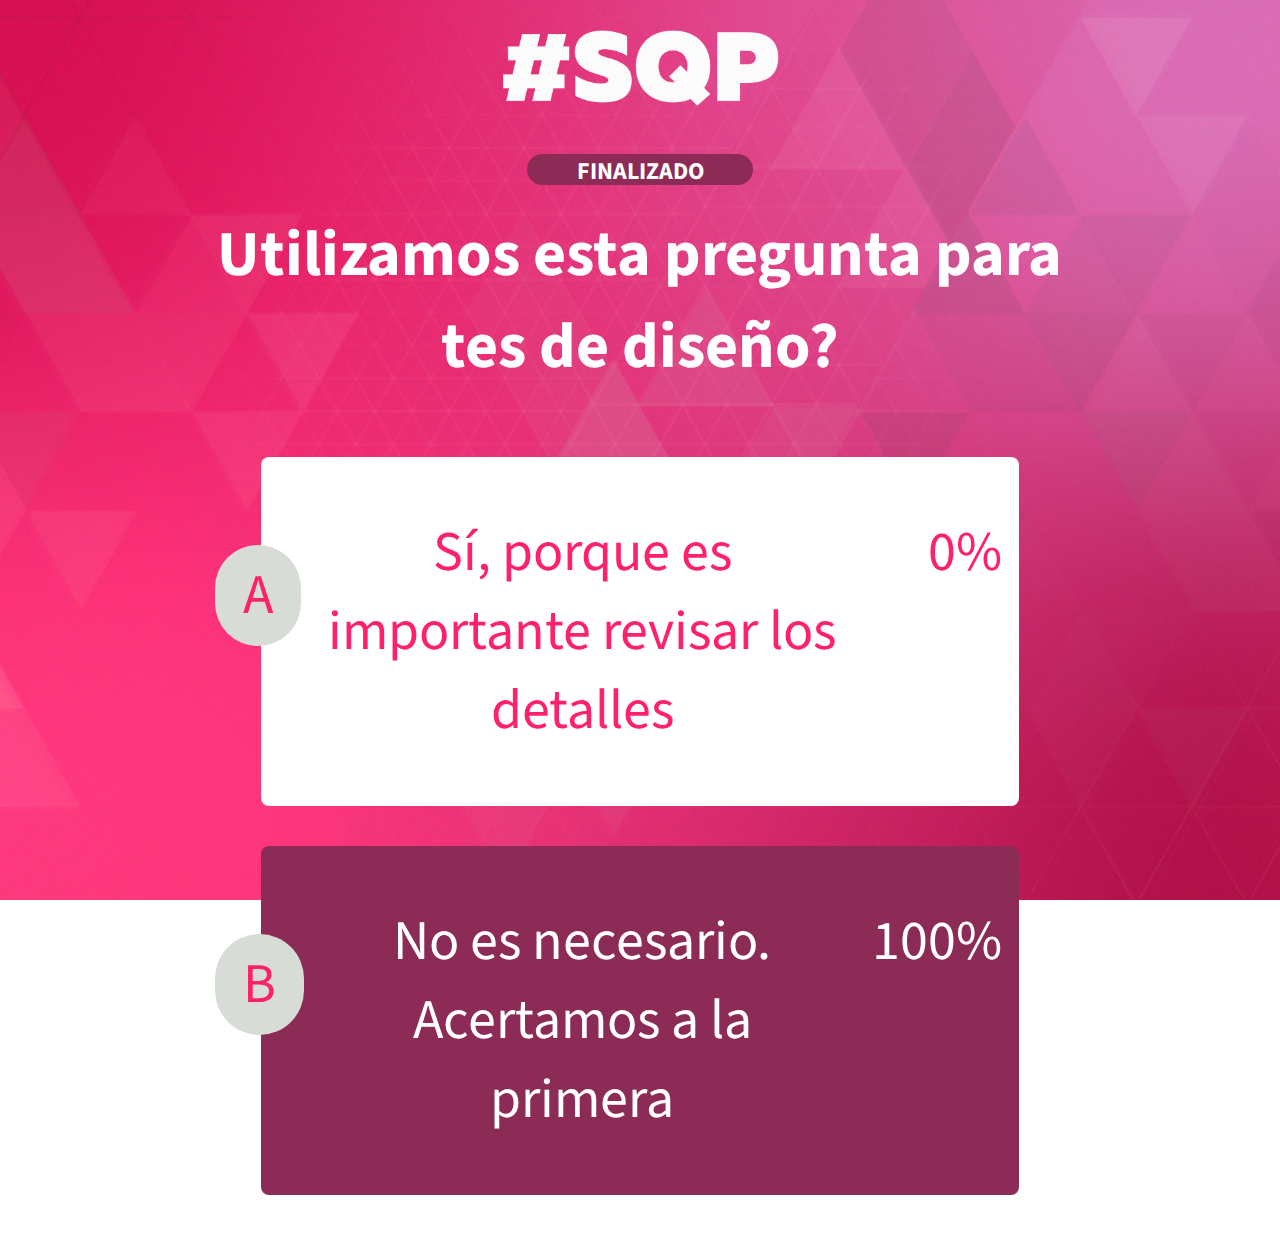
<file: tv-cliente.html>
<!DOCTYPE html>
<html lang="en">
<head>
	<meta charset="utf-8">
	<meta http-equiv="X-UA-Compatible" content="IE=edge">

	<!-- The above 3 meta tags *must* come first in the head; any other head content must come *after* these tags -->
	<title>App Init</title>
		
	<link rel="stylesheet" type="text/css" href="http://fonts.googleapis.com/css?family=Source+Sans+Pro:700">
	<link rel="stylesheet" href="css/tv-app.css">
    <link rel="stylesheet" href="css/color.css">
</head>
<body class="estilo-programa-sqp tv-fondo">
	<!-- Container (Emision) -->
	<div class="conte">
 <img class="logo-tv" src="images/logosqp.png" alt="">
 </div>
	<div id="emision">
		<!-- Modales -->
		<!-- Pantalla Emision Ganador -->
		<div id="emision-ganador">
			<div class="body">
				<h2 class="ganador">¡Ganador!</h2>
				<div class="m-ganador"></div>
				<div id="scratchcard" class="multimedia"></div>
				<h2 class="nombre"></h2>
			</div>
		</div>
		<!-- Modal Atento -->
		<div id="dinamica-atento">
			<h2 class="atencion"></h2>
		</div>
		<!-- Modal Trivia Online -->
		<div id="dinamica-trivia-online">		
			<div class="body">
				<h6 class="status"></h6>
				<h2 class="pregunta"></h2>
				<div id="respuestas"></div>
			</div>
		</div>		
	</div>
    <!-- jQuery (necessary for Bootstrap's JavaScript plugins) -->
    <script src="https://ajax.googleapis.com/ajax/libs/jquery/1.11.3/jquery.min.js"></script>
	<!-- Latest compiled and minified JavaScript -->
	<script src="http://cdn.pubnub.com/pubnub-3.7.1.min.js"></script>
	<script src="js/config.js"></script>
	<script src="js/tv-app.js"></script>	
  </body>
</html>
</file>
<file: css/tv-app.css>
/* Todo oculto */
#emision, #emision-ganador, #dinamica-atento, #dinamica-trivia-online{display:none;}

/* Design */
body {
    background: #dddddd;
}

body.estilo-la-maana-de-chilevisin{
	background: #ff8a00;
	font-family: 'Source Sans Pro';
}
body.estilo-via-2016{
	background: #cccccc;
	font-family: 'Source Sans Pro';
}
body.estilo-sabingo{
	background: #dddddd;
}
/* Atencion */
body.estilo-la-maana-de-chilevisin h2.atencion{
    font-family: 'Source Sans Pro';
    color: #5b0187;
    font-size: 6em;
    width: 70%;
    margin: 1em auto;
    text-align: center;
    padding: 0;
	padding-top: 0.5em;
}
body.estilo-via-2016 h2.atencion{
    font-family: 'Source Sans Pro';
    color: #cc9933;
    font-size: 6em;
    width: 70%;
    margin: 1em auto;
    text-align: center;
    padding: 0;
	padding-top: 0.5em;
}
/* Pregunta*/
body.estilo-la-maana-de-chilevisin h2.pregunta{
	font-family: 'Source Sans Pro';
	color: #5b0187;
	font-size: 4em;
	width: 70%;
	margin: 0 auto;
	margin-bottom: 1em;
	text-align: center;
	padding: 0;
}
body.estilo-via-2016 h2.pregunta{
	font-family: 'Source Sans Pro';
	color: #cc9933;
	font-size: 4em;
	width: 70%;
	margin: 0 auto;
	margin-bottom: 1em;
	text-align: center;
	padding: 0;
}
/* Respuestas */
body.estilo-la-maana-de-chilevisin #respuestas img{
	display: none;
}
body.estilo-la-maana-de-chilevisin .respuesta{
	font-family: 'Source Sans Pro';
	background-color: #ffffff;
	-webkit-border-radius: 0.5em;
	-moz-border-radius: 0.5em;
	border-radius: 0.5em;
	width: 60%;
	margin: 0.5em auto;
	position: relative;
}
body.estilo-via-2016 #respuestas img{
	display: none;
}
body.estilo-via-2016 .respuesta{
	font-family: 'Source Sans Pro';
	background-color: #ffffff;
	-webkit-border-radius: 0.5em;
	-moz-border-radius: 0.5em;
	border-radius: 0.5em;
	width: 60%;
	margin: 0.5em auto;
	position: relative;
}
    /* Posicion de las respuestas, si tenemos 1, 2, 3, 4, 5, 6, 7 u 8 respuestas */
	body.estilo-la-maana-de-chilevisin .respuesta-n1,
	body.estilo-via-2016 .respuesta-n1,
	body.estilo-la-maana-de-chilevisin .respuesta-n2,
	body.estilo-via-2016 .respuesta-n2,
	body.estilo-la-maana-de-chilevisin .respuesta-n3,
	body.estilo-via-2016 .respuesta-n3{
		margin: 2.5em auto;			
	}
	body.estilo-la-maana-de-chilevisin .respuesta-n4,
	body.estilo-via-2016 .respuesta-n4{
		margin: 2em auto;		
	}
	body.estilo-la-maana-de-chilevisin .respuesta-n5,
	body.estilo-via-2016 .respuesta-n5{
		margin: 1.5em auto;
	}
	body.estilo-la-maana-de-chilevisin .respuesta-n6,
	body.estilo-via-2016 .respuesta-n6{
		margin: 1em auto;
	}
	body.estilo-la-maana-de-chilevisin .respuesta-n9,
	body.estilo-via-2016 .respuesta-n9,
	body.estilo-la-maana-de-chilevisin .respuesta-n10,
	body.estilo-via-2016 .respuesta-n10,
	body.estilo-la-maana-de-chilevisin .respuesta-n11,
	body.estilo-via-2016 .respuesta-n11,
	body.estilo-la-maana-de-chilevisin .respuesta-n12,
	body.estilo-via-2016 .respuesta-n12,
	body.estilo-la-maana-de-chilevisin .respuesta-n13,
	body.estilo-via-2016 .respuesta-n13,
	body.estilo-la-maana-de-chilevisin .respuesta-n14,
	body.estilo-via-2016 .respuesta-n14,
	body.estilo-la-maana-de-chilevisin .respuesta-n15,
	body.estilo-via-2016 .respuesta-n15,
	body.estilo-la-maana-de-chilevisin .respuesta-n16,
	body.estilo-via-2016 .respuesta-n16{
		float: left;
		margin-right: 1.5em;
		margin-left: 1.5em;
	}
	
	body.estilo-la-maana-de-chilevisin .r-correcta{
		background-color: #5b0187;
	}
	body.estilo-via-2016 .r-correcta{
		background-color: #cc9933;
	}
	body.estilo-la-maana-de-chilevisin .respuesta .letra{		
		background-color: #3db5e7;
	    color: #ffffff;
	    font-family: 'Source Sans Pro';
	    text-transform: uppercase;
	    float: left;
	    -webkit-border-radius: 2em;
	    -moz-border-radius: 2em;
	    border-radius: 2em;
	    position: absolute;
	    font-size: 3.5em;
	    padding: 0.2em 0.5em;
	    top: 25%;
	    left: -6%;
	}
	body.estilo-via-2016 .respuesta .letra{		
		background-color: #d7dcd6;
		color: #ca1dcf;
	    font-family: 'Source Sans Pro';
	    text-transform: uppercase;
	    float: left;
	    -webkit-border-radius: 2em;
	    -moz-border-radius: 2em;
	    border-radius: 2em;
	    position: absolute;
	    font-size: 3.5em;
	    padding: 0.2em 0.5em;
	    top: 25%;
	    left: -6%;
	}
	body.estilo-la-maana-de-chilevisin .respuesta .txt{
	    font-family: 'Source Sans Pro';
	    float: left;
	    color: #5b0187;
	    font-size: 3.5em;
	    padding: 1em 0.2em;
	    margin-left: 1em;
	    text-align: center;
	    width: 65%;
	}
	body.estilo-via-2016 .respuesta .txt{
	    font-family: 'Source Sans Pro';
	    float: left;
	    color: #cc9933;
	    font-size: 3.5em;
	    padding: 1em 0.2em;
	    margin-left: 1em;
	    text-align: center;
	    width: 67%;
	}
	body.estilo-la-maana-de-chilevisin .r-correcta .txt{
		color: #ffffff;
	}
	body.estilo-via-2016 .r-correcta .txt{
		color: #ffffff;
	}
	body.estilo-la-maana-de-chilevisin .respuesta .ico-correcta{
		display: none;
		float: right;
		background: url('/images/tv-correcto.png');
		/* No lo mostramos */
		width: 0px;
		height: 0px;
		background-size: 100%;
		background-repeat: no-repeat;
		margin: 5em 0em;
	}
	body.estilo-via-2016 .respuesta .ico-correcta{
		display: none;
		float: right;
		background: url('/images/tv-correctowhite.png');
		/* No lo mostramos */
		width: 0px;
		height: 0px;
		background-size: 100%;
		background-repeat: no-repeat;
		margin: 5em 0.5em 5em 0em;
	}
	body.estilo-la-maana-de-chilevisin .respuesta .porcentaje{
		font-family: 'Source Sans Pro';
		text-transform: uppercase;
		color: #3db5e7;
		float: right;
		font-size: 3.5em;
		padding: 1em 0.3em 1em 0em;
	}
	body.estilo-via-2016 .respuesta .porcentaje{
		font-family: 'Source Sans Pro';
		text-transform: uppercase;
		color: #ca1dcf;
		float: right;
		font-size: 3.5em;
		padding: 1em 0.3em 1em 0em;
	}
	body.estilo-la-maana-de-chilevisin .r-correcta .porcentaje{
		color: #47d751;
	}
	body.estilo-via-2016 .r-correcta .porcentaje{
		color: #ffffff;
	}
body.estilo-sabingo .respuesta{
	border: 3px solid #ccc;
}

/* Ganador */
body.estilo-la-maana-de-chilevisin #emision-ganador,
body.estilo-via-2016 #emision-ganador{
	padding-top: 1.5em;
}
body.estilo-la-maana-de-chilevisin h2.ganador{
	font-family: 'Source Sans Pro';
	color: #5b0187;
	font-size: 3em;
	width: 80%;
	margin: 0 auto;
	text-align: center;
	padding: 0;
}
body.estilo-via-2016 h2.ganador{
	font-family: 'Source Sans Pro';
	color: #cc9933;
	font-size: 3em;
	width: 80%;
	margin: 0 auto;
	text-align: center;
	padding: 0;
}
body.estilo-la-maana-de-chilevisin .m-ganador,
body.estilo-via-2016 .m-ganador{
    width: 600px;
    height: 505px;
    background: url('/images/tv-ganador.png');
    background-size: 100%;
    background-repeat: no-repeat;
    position: relative;
    margin: 0 auto;
    z-index: 10;
}
body.estilo-la-maana-de-chilevisin #emision-ganador .body,
body.estilo-via-2016 #emision-ganador .body{
	position: relative;
}
body.estilo-la-maana-de-chilevisin #scratchcard,
body.estilo-via-2016 #scratchcard{
	display: block;
	z-index: 1;
	width: 266px;
	height: 300px;
	position: absolute;
	top: 150px;
	left: -133px;
	margin: 0 50%;
}
body.estilo-la-maana-de-chilevisin #scratchcard img,
body.estilo-via-2016 #scratchcard img{
    z-index: 1;
    width: 266px;
    height: 266px;
    display: block;
    -webkit-border-radius: 115px;
    -moz-border-radius: 115px;
    border-radius: 115px;
}
body.estilo-la-maana-de-chilevisin #emision-ganador h2.nombre{
	font-family: 'Source Sans Pro';
	font-size: 2.5em;
    padding: 0.3em;
	background-color: #5b0187;
	-webkit-border-radius: 0.5em;
	-moz-border-radius: 0.5em;
	border-radius: 0.5em;
	margin: 0 auto;
	color: #ffffff;
	text-align: center;
	width: 40%;
}
body.estilo-via-2016 #emision-ganador h2.nombre{
	font-family: 'Source Sans Pro';
	font-size: 2.5em;
    padding: 0.3em;
	background-color: #cc9933;
	-webkit-border-radius: 0.5em;
	-moz-border-radius: 0.5em;
	border-radius: 0.5em;
	margin: 0 auto;
	color: #ffffff;
	text-align: center;
	width: 40%;
}
/* Logo */
body.estilo-la-maana-de-chilevisin #logo{
	background: url('/images/tv-logo-lamanana.png');
	background-size: 100%;
	width: 270px;
	height: 85px;
	margin: 2em auto;
}

body.estilo-via-2016 #logo{
    background: url('/images/tv-logo-vina.png'); 
	background-size: 100%;
	background-repeat: no-repeat;
	width: 270px;
	height: 90px;
	margin: 2em auto;
	margin-bottom: 1.5em;
}


.mensaje-finalizado {
    background: #FF1919;
    padding: 8px;
    color: #fff;
    font-size: 13px;
}

/* Status de las dinamicas */
body.estilo-la-maana-de-chilevisin #dinamica-trivia-online h6.status{
    text-transform: uppercase;
    font-family: 'Source Sans Pro';
    background-color: transparent;
	color: #5b0187;
    font-size: 1.5em;
    width: 150px;
    margin: 1em auto;
    padding: 5px;
    text-align: center;
    height: 1.1em;
    padding-top: 0em;
    border-radius: 1.5em;
    width: 9em;
}
body.estilo-via-2016 #dinamica-trivia-online h6.status{
    text-transform: uppercase;
    font-family: 'Source Sans Pro';
    background-color: transparent;
	color: #ffffff;
    font-size: 1.5em;
    width: 150px;
    margin: 1em auto;
    padding: 5px;
    text-align: center;
    height: 1.1em;
    padding-top: 0em;
    border-radius: 1.5em;
    width: 9em;
}
body.estilo-la-maana-de-chilevisin #dinamica-trivia-online h6.cerrada{
	background-color: #ffd700;
}
body.estilo-via-2016 #dinamica-trivia-online h6.cerrada{
	background-color: #cc9933;
}
body.estilo-la-maana-de-chilevisin #dinamica-trivia-online h6.finalizada{
	background-color: #ffd700;
}
body.estilo-via-2016 #dinamica-trivia-online h6.finalizada{
	background-color: #cc9933;
}

#respuestas{width: 100%;}

.clr{
	clear: both;
}


.centrado{
	text-align: center;
	font-size: 3rem;
}

.logo-tv{
	max-height: 80px;
	margin-top: 20px;
}

.conte{
	text-align: center;
}
</file>
<file: css/color.css>
/* sqp */
body.estilo-programa-sqp .modal-content {
    background-color: #ff216c;
}

body.estilo-programa-sqp .modal-content h2, body.estilo-via-2016 .modal-content h3{
    color: #fff;
}


body.estilo-programa-sqp .respuesta {
    color: #ff216c;
    
}



body.estilo-programa-sqp .respuesta .letra {
    color: #ff216c;
}


body.estilo-programa-sqp .name-program-title{
	font-size: 7rem;
	color: #FFF;
}




body.estilo-programa-sqp .link-white{
    color: #fff;
}


body.estilo-programa-sqp .logo2{
    color: #fff;
    position: absolute;
    top: -58px;
}


body.estilo-programa-sqp .titlemy{
    color: #ff216c;
}

body.estilo-programa-sqp .respuesta .porcentaje {
   color: #ff216c;
}

body.estilo-programa-sqp .respuesta .txt {
   color: #ff216c;
}



body.estilo-via-2016 .header-espera .img{
    background-image: url('../images/logosqp.png');
    margin-top: 10px;
}



body.estilo-via-2016 .modal-body .logo .image{
    background-image: url('../images/logo_sqp_round.png');
    width: 118px;
    height: 68px;
    margin: 0 auto;
    margin-top: -18px;
}


/* Fondo de Ventanas Grande */
body.estilo-programa-sqp .header-espera{
    background-image: url('../images/background_sqp.jpg');
}



body.estilo-programa-sqp  .r-correcta{
    background-color: #8c2b55;
}

body.estilo-programa-sqp  .r-correcta .txt{
   color: #fff;
}

body.estilo-programa-sqp  .r-correcta .porcentaje{
   color: #fff;
}

body.estilo-via-2016 #dinamica-trivia-online h6.finalizada 
 {
    background-color: #8c2b55;
}

body.estilo-via-2016 h2.pregunta {
    color: #fff;
}

body.tv-fondo {
    background-attachment: fixed;
    background-clip: border-box;
    background-color: rgba(0, 0, 0, 0);
    background-image: url("../images/body_bg1.jpg");
    background-origin: padding-box;
    background-position: 0 0;
    background-repeat: no-repeat;
    background-size: 100% 100%;
}


body.estilo-via-2016 h2.atencion {
    color: #fff;
    }


body.estilo-via-2016 #dinamica-trivia-online h6.cerrada {
    background-color: #8c2b55;
}
</file>
